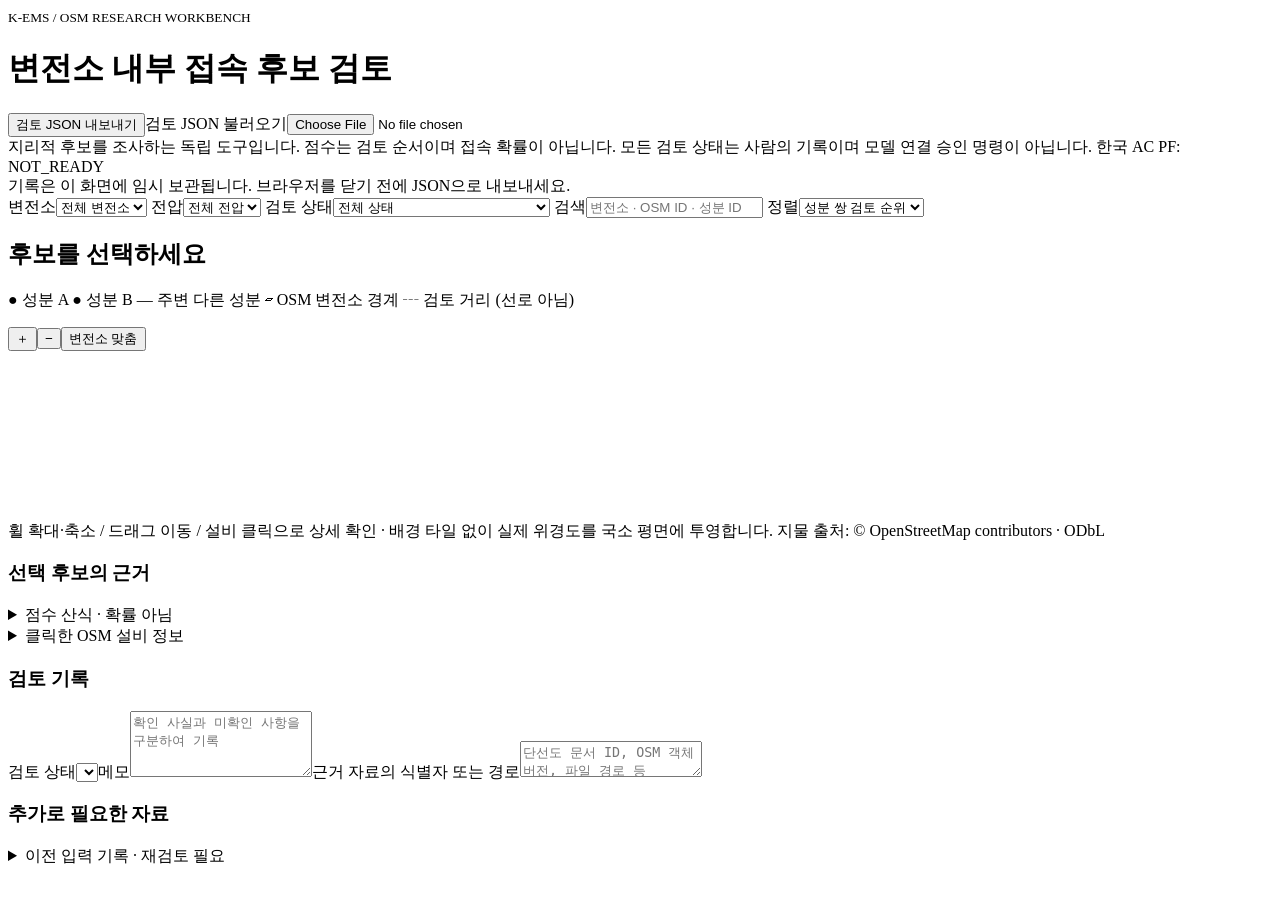
<file: pipelines/kr/review_assets/index.html>
<!doctype html>
<html lang="ko"><head><meta charset="utf-8"><meta name="viewport" content="width=device-width, initial-scale=1">
<meta http-equiv="Content-Security-Policy" content="default-src 'none'; script-src 'unsafe-inline'; style-src 'unsafe-inline'; connect-src 'none'; object-src 'none'; base-uri 'none'; form-action 'none'">
<title>K-EMS · 한국 OSM 접속 후보 검토</title><style>__REVIEW_CSS__</style></head>
<body>
<header><div><small>K-EMS / OSM RESEARCH WORKBENCH</small><h1>변전소 내부 접속 후보 검토</h1><p id="summary"></p></div><div class="actions"><button id="export">검토 JSON 내보내기</button><label class="button">검토 JSON 불러오기<input id="import" type="file" accept=".json,application/json"></label></div></header>
<div class="notice">지리적 후보를 조사하는 독립 도구입니다. 점수는 검토 순서이며 접속 확률이 아닙니다. 모든 검토 상태는 사람의 기록이며 모델 연결 승인 명령이 아닙니다. 한국 AC PF: NOT_READY</div>
<div id="message" role="status" aria-live="polite">기록은 이 화면에 임시 보관됩니다. 브라우저를 닫기 전에 JSON으로 내보내세요.</div>
<main><aside><div class="filters">
<label>변전소<select id="station-filter"><option value="">전체 변전소</option></select></label>
<label>전압<select id="voltage-filter"><option value="">전체 전압</option></select></label>
<label>검토 상태<select id="status-filter"><option value="">전체 상태</option><option value="stale">이전 버전 기록 있음 · 재검토 필요</option></select></label>
<label>검색<input id="search" type="search" placeholder="변전소 · OSM ID · 성분 ID · 모선 ID"></label>
<label>정렬<select id="sort"><option value="pair">성분 쌍 검토 순위</option><option value="priority">후보 점수 높은 순</option><option value="distance">거리 짧은 순</option></select></label>
<div id="list-count"></div></div><div id="candidates" aria-label="검토 후보 목록"></div></aside>
<section class="workspace"><div class="map-heading"><div><h2 id="selection-title">후보를 선택하세요</h2><p class="legend"><span class="cyan">● 성분 A</span> <span class="orange">● 성분 B</span> <span>― 주변 다른 성분</span> <span class="purple">▱ OSM 변전소 경계</span> <span class="red">┄ 검토 거리 (선로 아님)</span></p></div><div class="actions"><button id="zoom-in" aria-label="지도 확대">＋</button><button id="zoom-out" aria-label="지도 축소">−</button><button id="fit">변전소 맞춤</button></div></div>
<svg id="map" role="img" aria-label="선택한 후보의 실제 위경도 지도" tabindex="0"></svg>
<p class="map-help">휠 확대·축소 / 드래그 이동 / 설비 클릭으로 상세 확인 · 배경 타일 없이 실제 위경도를 국소 평면에 투영합니다. 지물 출처: © OpenStreetMap contributors · ODbL</p>
<div class="details-grid"><section><h3>선택 후보의 근거</h3><dl id="facts"></dl><p id="geometry-note"></p><details><summary>점수 산식 · 확률 아님</summary><pre id="score-policy"></pre></details><details><summary>클릭한 OSM 설비 정보</summary><pre id="object-detail">지도에서 모선·선로·변전소를 선택하세요.</pre></details></section>
<section><h3>검토 기록</h3><label>검토 상태<select id="decision-status"></select></label><label>메모<textarea id="notes" rows="4" maxlength="20000" placeholder="확인 사실과 미확인 사항을 구분하여 기록"></textarea></label><label>근거 자료의 식별자 또는 경로<textarea id="sources" rows="2" maxlength="20000" placeholder="단선도 문서 ID, OSM 객체 버전, 파일 경로 등"></textarea></label><p id="draft-note"></p><h3>추가로 필요한 자료</h3><p id="required"></p><details id="stale-panel"><summary id="stale-title">이전 입력 기록 · 재검토 필요</summary><pre id="stale-detail"></pre></details></section></div>
</section></main>
<script id="review-data" type="application/json">__REVIEW_DATA__</script><script>__REVIEW_JS__</script>
</body></html>
</file>
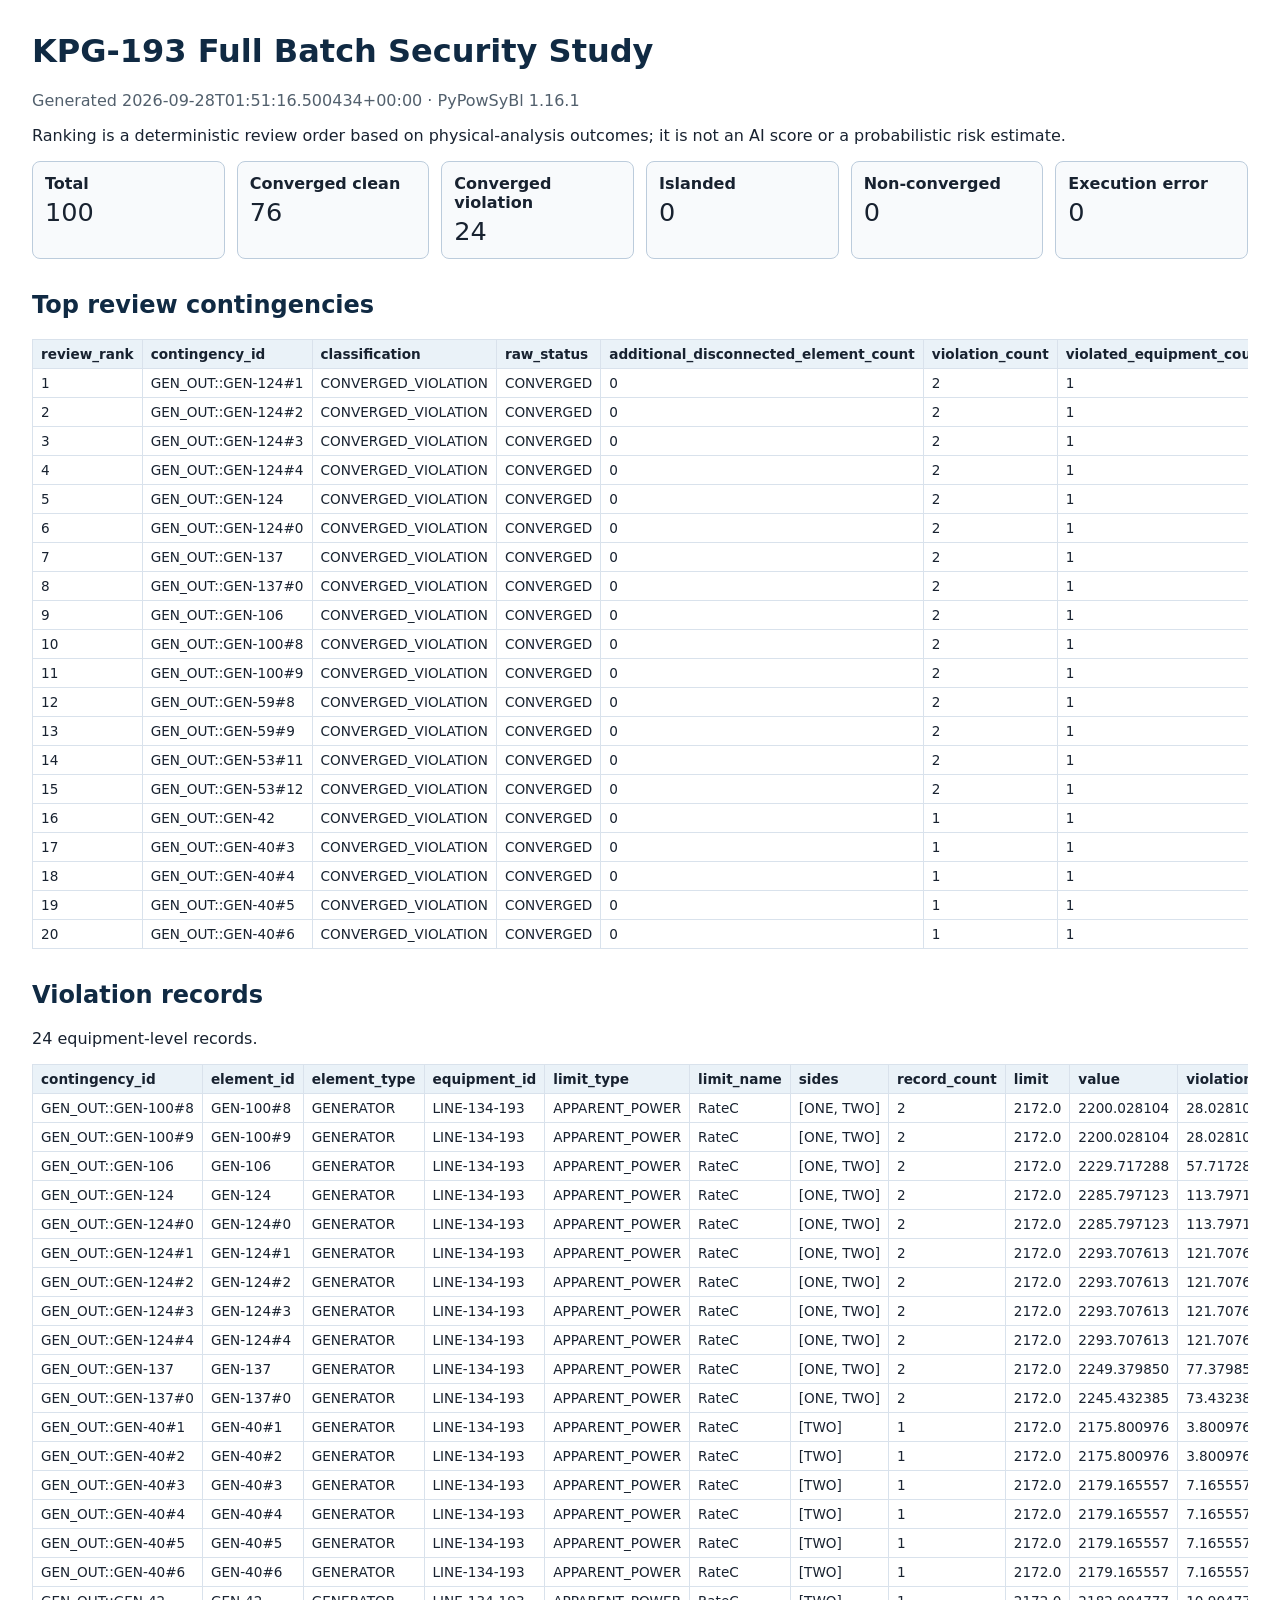
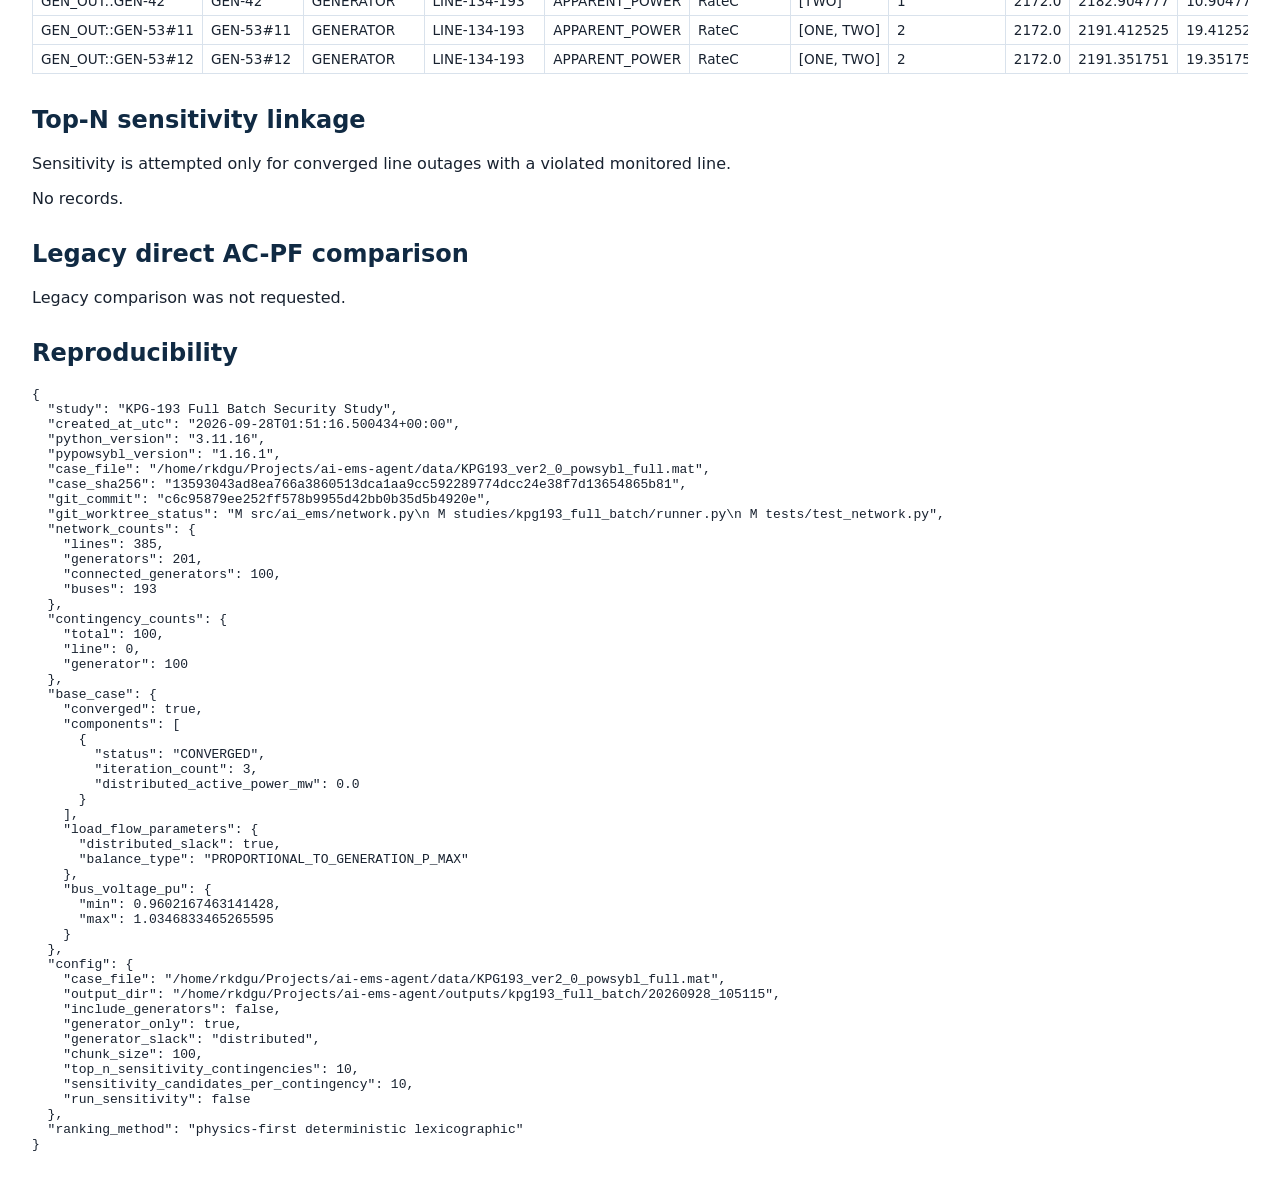
<file: results/kpg193_generator_slack_20260928/distributed/report.html>
<!doctype html>
<html lang="en">
<head>
<meta charset="utf-8">
<meta name="viewport" content="width=device-width, initial-scale=1">
<title>KPG-193 Full Batch Security Study</title>
<style>
body { font-family: system-ui, sans-serif; margin: 2rem; color: #182230; }
h1, h2 { color: #102a43; }
.meta { color: #52606d; }
.cards { display: grid; grid-template-columns: repeat(auto-fit,minmax(150px,1fr)); gap: 12px; }
.card { border: 1px solid #bcccdc; border-radius: 8px; padding: 12px; background: #f8fafc; }
.card strong, .card span { display: block; } .card span { font-size: 1.6rem; margin-top: 4px; }
table { border-collapse: collapse; width: 100%; font-size: .85rem; display: block; overflow-x: auto; }
th, td { border: 1px solid #d9e2ec; padding: 6px 8px; text-align: left; white-space: nowrap; }
th { background: #eaf2f8; } section { margin-top: 2rem; } code { background:#eef2f6; padding:2px 4px; }
</style>
</head>
<body>
<h1>KPG-193 Full Batch Security Study</h1>
<p class="meta">Generated 2026-09-28T01:51:16.500434+00:00 · PyPowSyBl 1.16.1</p>
<p>Ranking is a deterministic review order based on physical-analysis outcomes; it is not an AI score or a probabilistic risk estimate.</p>
<div class="cards"><div class="card"><strong>Total</strong><span>100</span></div><div class="card"><strong>Converged clean</strong><span>76</span></div><div class="card"><strong>Converged violation</strong><span>24</span></div><div class="card"><strong>Islanded</strong><span>0</span></div><div class="card"><strong>Non-converged</strong><span>0</span></div><div class="card"><strong>Execution error</strong><span>0</span></div></div>
<section><h2>Top review contingencies</h2><table class="dataframe">
  <thead>
    <tr style="text-align: right;">
      <th>review_rank</th>
      <th>contingency_id</th>
      <th>classification</th>
      <th>raw_status</th>
      <th>additional_disconnected_element_count</th>
      <th>violation_count</th>
      <th>violated_equipment_count</th>
      <th>max_loading_percent</th>
      <th>min_voltage_pu</th>
      <th>primary_violation_equipment_id</th>
      <th>error</th>
    </tr>
  </thead>
  <tbody>
    <tr>
      <td>1</td>
      <td>GEN_OUT::GEN-124#1</td>
      <td>CONVERGED_VIOLATION</td>
      <td>CONVERGED</td>
      <td>0</td>
      <td>2</td>
      <td>1</td>
      <td>105.603481</td>
      <td>0.959318</td>
      <td>LINE-134-193</td>
      <td>None</td>
    </tr>
    <tr>
      <td>2</td>
      <td>GEN_OUT::GEN-124#2</td>
      <td>CONVERGED_VIOLATION</td>
      <td>CONVERGED</td>
      <td>0</td>
      <td>2</td>
      <td>1</td>
      <td>105.603481</td>
      <td>0.959318</td>
      <td>LINE-134-193</td>
      <td>None</td>
    </tr>
    <tr>
      <td>3</td>
      <td>GEN_OUT::GEN-124#3</td>
      <td>CONVERGED_VIOLATION</td>
      <td>CONVERGED</td>
      <td>0</td>
      <td>2</td>
      <td>1</td>
      <td>105.603481</td>
      <td>0.959318</td>
      <td>LINE-134-193</td>
      <td>None</td>
    </tr>
    <tr>
      <td>4</td>
      <td>GEN_OUT::GEN-124#4</td>
      <td>CONVERGED_VIOLATION</td>
      <td>CONVERGED</td>
      <td>0</td>
      <td>2</td>
      <td>1</td>
      <td>105.603481</td>
      <td>0.959318</td>
      <td>LINE-134-193</td>
      <td>None</td>
    </tr>
    <tr>
      <td>5</td>
      <td>GEN_OUT::GEN-124</td>
      <td>CONVERGED_VIOLATION</td>
      <td>CONVERGED</td>
      <td>0</td>
      <td>2</td>
      <td>1</td>
      <td>105.239278</td>
      <td>0.959365</td>
      <td>LINE-134-193</td>
      <td>None</td>
    </tr>
    <tr>
      <td>6</td>
      <td>GEN_OUT::GEN-124#0</td>
      <td>CONVERGED_VIOLATION</td>
      <td>CONVERGED</td>
      <td>0</td>
      <td>2</td>
      <td>1</td>
      <td>105.239278</td>
      <td>0.959365</td>
      <td>LINE-134-193</td>
      <td>None</td>
    </tr>
    <tr>
      <td>7</td>
      <td>GEN_OUT::GEN-137</td>
      <td>CONVERGED_VIOLATION</td>
      <td>CONVERGED</td>
      <td>0</td>
      <td>2</td>
      <td>1</td>
      <td>103.562608</td>
      <td>0.959981</td>
      <td>LINE-134-193</td>
      <td>None</td>
    </tr>
    <tr>
      <td>8</td>
      <td>GEN_OUT::GEN-137#0</td>
      <td>CONVERGED_VIOLATION</td>
      <td>CONVERGED</td>
      <td>0</td>
      <td>2</td>
      <td>1</td>
      <td>103.380865</td>
      <td>0.959990</td>
      <td>LINE-134-193</td>
      <td>None</td>
    </tr>
    <tr>
      <td>9</td>
      <td>GEN_OUT::GEN-106</td>
      <td>CONVERGED_VIOLATION</td>
      <td>CONVERGED</td>
      <td>0</td>
      <td>2</td>
      <td>1</td>
      <td>102.657334</td>
      <td>0.959016</td>
      <td>LINE-134-193</td>
      <td>None</td>
    </tr>
    <tr>
      <td>10</td>
      <td>GEN_OUT::GEN-100#8</td>
      <td>CONVERGED_VIOLATION</td>
      <td>CONVERGED</td>
      <td>0</td>
      <td>2</td>
      <td>1</td>
      <td>101.290428</td>
      <td>0.958808</td>
      <td>LINE-134-193</td>
      <td>None</td>
    </tr>
    <tr>
      <td>11</td>
      <td>GEN_OUT::GEN-100#9</td>
      <td>CONVERGED_VIOLATION</td>
      <td>CONVERGED</td>
      <td>0</td>
      <td>2</td>
      <td>1</td>
      <td>101.290428</td>
      <td>0.958808</td>
      <td>LINE-134-193</td>
      <td>None</td>
    </tr>
    <tr>
      <td>12</td>
      <td>GEN_OUT::GEN-59#8</td>
      <td>CONVERGED_VIOLATION</td>
      <td>CONVERGED</td>
      <td>0</td>
      <td>2</td>
      <td>1</td>
      <td>100.932986</td>
      <td>0.958595</td>
      <td>LINE-134-193</td>
      <td>None</td>
    </tr>
    <tr>
      <td>13</td>
      <td>GEN_OUT::GEN-59#9</td>
      <td>CONVERGED_VIOLATION</td>
      <td>CONVERGED</td>
      <td>0</td>
      <td>2</td>
      <td>1</td>
      <td>100.932986</td>
      <td>0.958595</td>
      <td>LINE-134-193</td>
      <td>None</td>
    </tr>
    <tr>
      <td>14</td>
      <td>GEN_OUT::GEN-53#11</td>
      <td>CONVERGED_VIOLATION</td>
      <td>CONVERGED</td>
      <td>0</td>
      <td>2</td>
      <td>1</td>
      <td>100.893763</td>
      <td>0.958607</td>
      <td>LINE-134-193</td>
      <td>None</td>
    </tr>
    <tr>
      <td>15</td>
      <td>GEN_OUT::GEN-53#12</td>
      <td>CONVERGED_VIOLATION</td>
      <td>CONVERGED</td>
      <td>0</td>
      <td>2</td>
      <td>1</td>
      <td>100.890965</td>
      <td>0.958609</td>
      <td>LINE-134-193</td>
      <td>None</td>
    </tr>
    <tr>
      <td>16</td>
      <td>GEN_OUT::GEN-42</td>
      <td>CONVERGED_VIOLATION</td>
      <td>CONVERGED</td>
      <td>0</td>
      <td>1</td>
      <td>1</td>
      <td>100.502062</td>
      <td>0.956042</td>
      <td>LINE-134-193</td>
      <td>None</td>
    </tr>
    <tr>
      <td>17</td>
      <td>GEN_OUT::GEN-40#3</td>
      <td>CONVERGED_VIOLATION</td>
      <td>CONVERGED</td>
      <td>0</td>
      <td>1</td>
      <td>1</td>
      <td>100.329906</td>
      <td>0.958520</td>
      <td>LINE-134-193</td>
      <td>None</td>
    </tr>
    <tr>
      <td>18</td>
      <td>GEN_OUT::GEN-40#4</td>
      <td>CONVERGED_VIOLATION</td>
      <td>CONVERGED</td>
      <td>0</td>
      <td>1</td>
      <td>1</td>
      <td>100.329906</td>
      <td>0.958520</td>
      <td>LINE-134-193</td>
      <td>None</td>
    </tr>
    <tr>
      <td>19</td>
      <td>GEN_OUT::GEN-40#5</td>
      <td>CONVERGED_VIOLATION</td>
      <td>CONVERGED</td>
      <td>0</td>
      <td>1</td>
      <td>1</td>
      <td>100.329906</td>
      <td>0.958520</td>
      <td>LINE-134-193</td>
      <td>None</td>
    </tr>
    <tr>
      <td>20</td>
      <td>GEN_OUT::GEN-40#6</td>
      <td>CONVERGED_VIOLATION</td>
      <td>CONVERGED</td>
      <td>0</td>
      <td>1</td>
      <td>1</td>
      <td>100.329906</td>
      <td>0.958520</td>
      <td>LINE-134-193</td>
      <td>None</td>
    </tr>
  </tbody>
</table></section>
<section><h2>Violation records</h2><p>24 equipment-level records.</p><table class="dataframe">
  <thead>
    <tr style="text-align: right;">
      <th>contingency_id</th>
      <th>element_id</th>
      <th>element_type</th>
      <th>equipment_id</th>
      <th>limit_type</th>
      <th>limit_name</th>
      <th>sides</th>
      <th>record_count</th>
      <th>limit</th>
      <th>value</th>
      <th>violation_amount</th>
      <th>relative_violation</th>
      <th>loading_percent</th>
    </tr>
  </thead>
  <tbody>
    <tr>
      <td>GEN_OUT::GEN-100#8</td>
      <td>GEN-100#8</td>
      <td>GENERATOR</td>
      <td>LINE-134-193</td>
      <td>APPARENT_POWER</td>
      <td>RateC</td>
      <td>[ONE, TWO]</td>
      <td>2</td>
      <td>2172.0</td>
      <td>2200.028104</td>
      <td>28.028104</td>
      <td>0.012904</td>
      <td>101.290428</td>
    </tr>
    <tr>
      <td>GEN_OUT::GEN-100#9</td>
      <td>GEN-100#9</td>
      <td>GENERATOR</td>
      <td>LINE-134-193</td>
      <td>APPARENT_POWER</td>
      <td>RateC</td>
      <td>[ONE, TWO]</td>
      <td>2</td>
      <td>2172.0</td>
      <td>2200.028104</td>
      <td>28.028104</td>
      <td>0.012904</td>
      <td>101.290428</td>
    </tr>
    <tr>
      <td>GEN_OUT::GEN-106</td>
      <td>GEN-106</td>
      <td>GENERATOR</td>
      <td>LINE-134-193</td>
      <td>APPARENT_POWER</td>
      <td>RateC</td>
      <td>[ONE, TWO]</td>
      <td>2</td>
      <td>2172.0</td>
      <td>2229.717288</td>
      <td>57.717288</td>
      <td>0.026573</td>
      <td>102.657334</td>
    </tr>
    <tr>
      <td>GEN_OUT::GEN-124</td>
      <td>GEN-124</td>
      <td>GENERATOR</td>
      <td>LINE-134-193</td>
      <td>APPARENT_POWER</td>
      <td>RateC</td>
      <td>[ONE, TWO]</td>
      <td>2</td>
      <td>2172.0</td>
      <td>2285.797123</td>
      <td>113.797123</td>
      <td>0.052393</td>
      <td>105.239278</td>
    </tr>
    <tr>
      <td>GEN_OUT::GEN-124#0</td>
      <td>GEN-124#0</td>
      <td>GENERATOR</td>
      <td>LINE-134-193</td>
      <td>APPARENT_POWER</td>
      <td>RateC</td>
      <td>[ONE, TWO]</td>
      <td>2</td>
      <td>2172.0</td>
      <td>2285.797123</td>
      <td>113.797123</td>
      <td>0.052393</td>
      <td>105.239278</td>
    </tr>
    <tr>
      <td>GEN_OUT::GEN-124#1</td>
      <td>GEN-124#1</td>
      <td>GENERATOR</td>
      <td>LINE-134-193</td>
      <td>APPARENT_POWER</td>
      <td>RateC</td>
      <td>[ONE, TWO]</td>
      <td>2</td>
      <td>2172.0</td>
      <td>2293.707613</td>
      <td>121.707613</td>
      <td>0.056035</td>
      <td>105.603481</td>
    </tr>
    <tr>
      <td>GEN_OUT::GEN-124#2</td>
      <td>GEN-124#2</td>
      <td>GENERATOR</td>
      <td>LINE-134-193</td>
      <td>APPARENT_POWER</td>
      <td>RateC</td>
      <td>[ONE, TWO]</td>
      <td>2</td>
      <td>2172.0</td>
      <td>2293.707613</td>
      <td>121.707613</td>
      <td>0.056035</td>
      <td>105.603481</td>
    </tr>
    <tr>
      <td>GEN_OUT::GEN-124#3</td>
      <td>GEN-124#3</td>
      <td>GENERATOR</td>
      <td>LINE-134-193</td>
      <td>APPARENT_POWER</td>
      <td>RateC</td>
      <td>[ONE, TWO]</td>
      <td>2</td>
      <td>2172.0</td>
      <td>2293.707613</td>
      <td>121.707613</td>
      <td>0.056035</td>
      <td>105.603481</td>
    </tr>
    <tr>
      <td>GEN_OUT::GEN-124#4</td>
      <td>GEN-124#4</td>
      <td>GENERATOR</td>
      <td>LINE-134-193</td>
      <td>APPARENT_POWER</td>
      <td>RateC</td>
      <td>[ONE, TWO]</td>
      <td>2</td>
      <td>2172.0</td>
      <td>2293.707613</td>
      <td>121.707613</td>
      <td>0.056035</td>
      <td>105.603481</td>
    </tr>
    <tr>
      <td>GEN_OUT::GEN-137</td>
      <td>GEN-137</td>
      <td>GENERATOR</td>
      <td>LINE-134-193</td>
      <td>APPARENT_POWER</td>
      <td>RateC</td>
      <td>[ONE, TWO]</td>
      <td>2</td>
      <td>2172.0</td>
      <td>2249.379850</td>
      <td>77.379850</td>
      <td>0.035626</td>
      <td>103.562608</td>
    </tr>
    <tr>
      <td>GEN_OUT::GEN-137#0</td>
      <td>GEN-137#0</td>
      <td>GENERATOR</td>
      <td>LINE-134-193</td>
      <td>APPARENT_POWER</td>
      <td>RateC</td>
      <td>[ONE, TWO]</td>
      <td>2</td>
      <td>2172.0</td>
      <td>2245.432385</td>
      <td>73.432385</td>
      <td>0.033809</td>
      <td>103.380865</td>
    </tr>
    <tr>
      <td>GEN_OUT::GEN-40#1</td>
      <td>GEN-40#1</td>
      <td>GENERATOR</td>
      <td>LINE-134-193</td>
      <td>APPARENT_POWER</td>
      <td>RateC</td>
      <td>[TWO]</td>
      <td>1</td>
      <td>2172.0</td>
      <td>2175.800976</td>
      <td>3.800976</td>
      <td>0.001750</td>
      <td>100.174999</td>
    </tr>
    <tr>
      <td>GEN_OUT::GEN-40#2</td>
      <td>GEN-40#2</td>
      <td>GENERATOR</td>
      <td>LINE-134-193</td>
      <td>APPARENT_POWER</td>
      <td>RateC</td>
      <td>[TWO]</td>
      <td>1</td>
      <td>2172.0</td>
      <td>2175.800976</td>
      <td>3.800976</td>
      <td>0.001750</td>
      <td>100.174999</td>
    </tr>
    <tr>
      <td>GEN_OUT::GEN-40#3</td>
      <td>GEN-40#3</td>
      <td>GENERATOR</td>
      <td>LINE-134-193</td>
      <td>APPARENT_POWER</td>
      <td>RateC</td>
      <td>[TWO]</td>
      <td>1</td>
      <td>2172.0</td>
      <td>2179.165557</td>
      <td>7.165557</td>
      <td>0.003299</td>
      <td>100.329906</td>
    </tr>
    <tr>
      <td>GEN_OUT::GEN-40#4</td>
      <td>GEN-40#4</td>
      <td>GENERATOR</td>
      <td>LINE-134-193</td>
      <td>APPARENT_POWER</td>
      <td>RateC</td>
      <td>[TWO]</td>
      <td>1</td>
      <td>2172.0</td>
      <td>2179.165557</td>
      <td>7.165557</td>
      <td>0.003299</td>
      <td>100.329906</td>
    </tr>
    <tr>
      <td>GEN_OUT::GEN-40#5</td>
      <td>GEN-40#5</td>
      <td>GENERATOR</td>
      <td>LINE-134-193</td>
      <td>APPARENT_POWER</td>
      <td>RateC</td>
      <td>[TWO]</td>
      <td>1</td>
      <td>2172.0</td>
      <td>2179.165557</td>
      <td>7.165557</td>
      <td>0.003299</td>
      <td>100.329906</td>
    </tr>
    <tr>
      <td>GEN_OUT::GEN-40#6</td>
      <td>GEN-40#6</td>
      <td>GENERATOR</td>
      <td>LINE-134-193</td>
      <td>APPARENT_POWER</td>
      <td>RateC</td>
      <td>[TWO]</td>
      <td>1</td>
      <td>2172.0</td>
      <td>2179.165557</td>
      <td>7.165557</td>
      <td>0.003299</td>
      <td>100.329906</td>
    </tr>
    <tr>
      <td>GEN_OUT::GEN-42</td>
      <td>GEN-42</td>
      <td>GENERATOR</td>
      <td>LINE-134-193</td>
      <td>APPARENT_POWER</td>
      <td>RateC</td>
      <td>[TWO]</td>
      <td>1</td>
      <td>2172.0</td>
      <td>2182.904777</td>
      <td>10.904777</td>
      <td>0.005021</td>
      <td>100.502062</td>
    </tr>
    <tr>
      <td>GEN_OUT::GEN-53#11</td>
      <td>GEN-53#11</td>
      <td>GENERATOR</td>
      <td>LINE-134-193</td>
      <td>APPARENT_POWER</td>
      <td>RateC</td>
      <td>[ONE, TWO]</td>
      <td>2</td>
      <td>2172.0</td>
      <td>2191.412525</td>
      <td>19.412525</td>
      <td>0.008938</td>
      <td>100.893763</td>
    </tr>
    <tr>
      <td>GEN_OUT::GEN-53#12</td>
      <td>GEN-53#12</td>
      <td>GENERATOR</td>
      <td>LINE-134-193</td>
      <td>APPARENT_POWER</td>
      <td>RateC</td>
      <td>[ONE, TWO]</td>
      <td>2</td>
      <td>2172.0</td>
      <td>2191.351751</td>
      <td>19.351751</td>
      <td>0.008910</td>
      <td>100.890965</td>
    </tr>
  </tbody>
</table></section>
<section><h2>Top-N sensitivity linkage</h2><p>Sensitivity is attempted only for converged line outages with a violated monitored line.</p><p>No records.</p></section>
<section><h2>Legacy direct AC-PF comparison</h2><p>Legacy comparison was not requested.</p></section>
<section><h2>Reproducibility</h2><pre>{
  &quot;study&quot;: &quot;KPG-193 Full Batch Security Study&quot;,
  &quot;created_at_utc&quot;: &quot;2026-09-28T01:51:16.500434+00:00&quot;,
  &quot;python_version&quot;: &quot;3.11.16&quot;,
  &quot;pypowsybl_version&quot;: &quot;1.16.1&quot;,
  &quot;case_file&quot;: &quot;/home/rkdgu/Projects/ai-ems-agent/data/KPG193_ver2_0_powsybl_full.mat&quot;,
  &quot;case_sha256&quot;: &quot;13593043ad8ea766a3860513dca1aa9cc592289774dcc24e38f7d13654865b81&quot;,
  &quot;git_commit&quot;: &quot;c6c95879ee252ff578b9955d42bb0b35d5b4920e&quot;,
  &quot;git_worktree_status&quot;: &quot;M src/ai_ems/network.py\n M studies/kpg193_full_batch/runner.py\n M tests/test_network.py&quot;,
  &quot;network_counts&quot;: {
    &quot;lines&quot;: 385,
    &quot;generators&quot;: 201,
    &quot;connected_generators&quot;: 100,
    &quot;buses&quot;: 193
  },
  &quot;contingency_counts&quot;: {
    &quot;total&quot;: 100,
    &quot;line&quot;: 0,
    &quot;generator&quot;: 100
  },
  &quot;base_case&quot;: {
    &quot;converged&quot;: true,
    &quot;components&quot;: [
      {
        &quot;status&quot;: &quot;CONVERGED&quot;,
        &quot;iteration_count&quot;: 3,
        &quot;distributed_active_power_mw&quot;: 0.0
      }
    ],
    &quot;load_flow_parameters&quot;: {
      &quot;distributed_slack&quot;: true,
      &quot;balance_type&quot;: &quot;PROPORTIONAL_TO_GENERATION_P_MAX&quot;
    },
    &quot;bus_voltage_pu&quot;: {
      &quot;min&quot;: 0.9602167463141428,
      &quot;max&quot;: 1.0346833465265595
    }
  },
  &quot;config&quot;: {
    &quot;case_file&quot;: &quot;/home/rkdgu/Projects/ai-ems-agent/data/KPG193_ver2_0_powsybl_full.mat&quot;,
    &quot;output_dir&quot;: &quot;/home/rkdgu/Projects/ai-ems-agent/outputs/kpg193_full_batch/20260928_105115&quot;,
    &quot;include_generators&quot;: false,
    &quot;generator_only&quot;: true,
    &quot;generator_slack&quot;: &quot;distributed&quot;,
    &quot;chunk_size&quot;: 100,
    &quot;top_n_sensitivity_contingencies&quot;: 10,
    &quot;sensitivity_candidates_per_contingency&quot;: 10,
    &quot;run_sensitivity&quot;: false
  },
  &quot;ranking_method&quot;: &quot;physics-first deterministic lexicographic&quot;
}</pre></section>
</body>
</html>
</file>
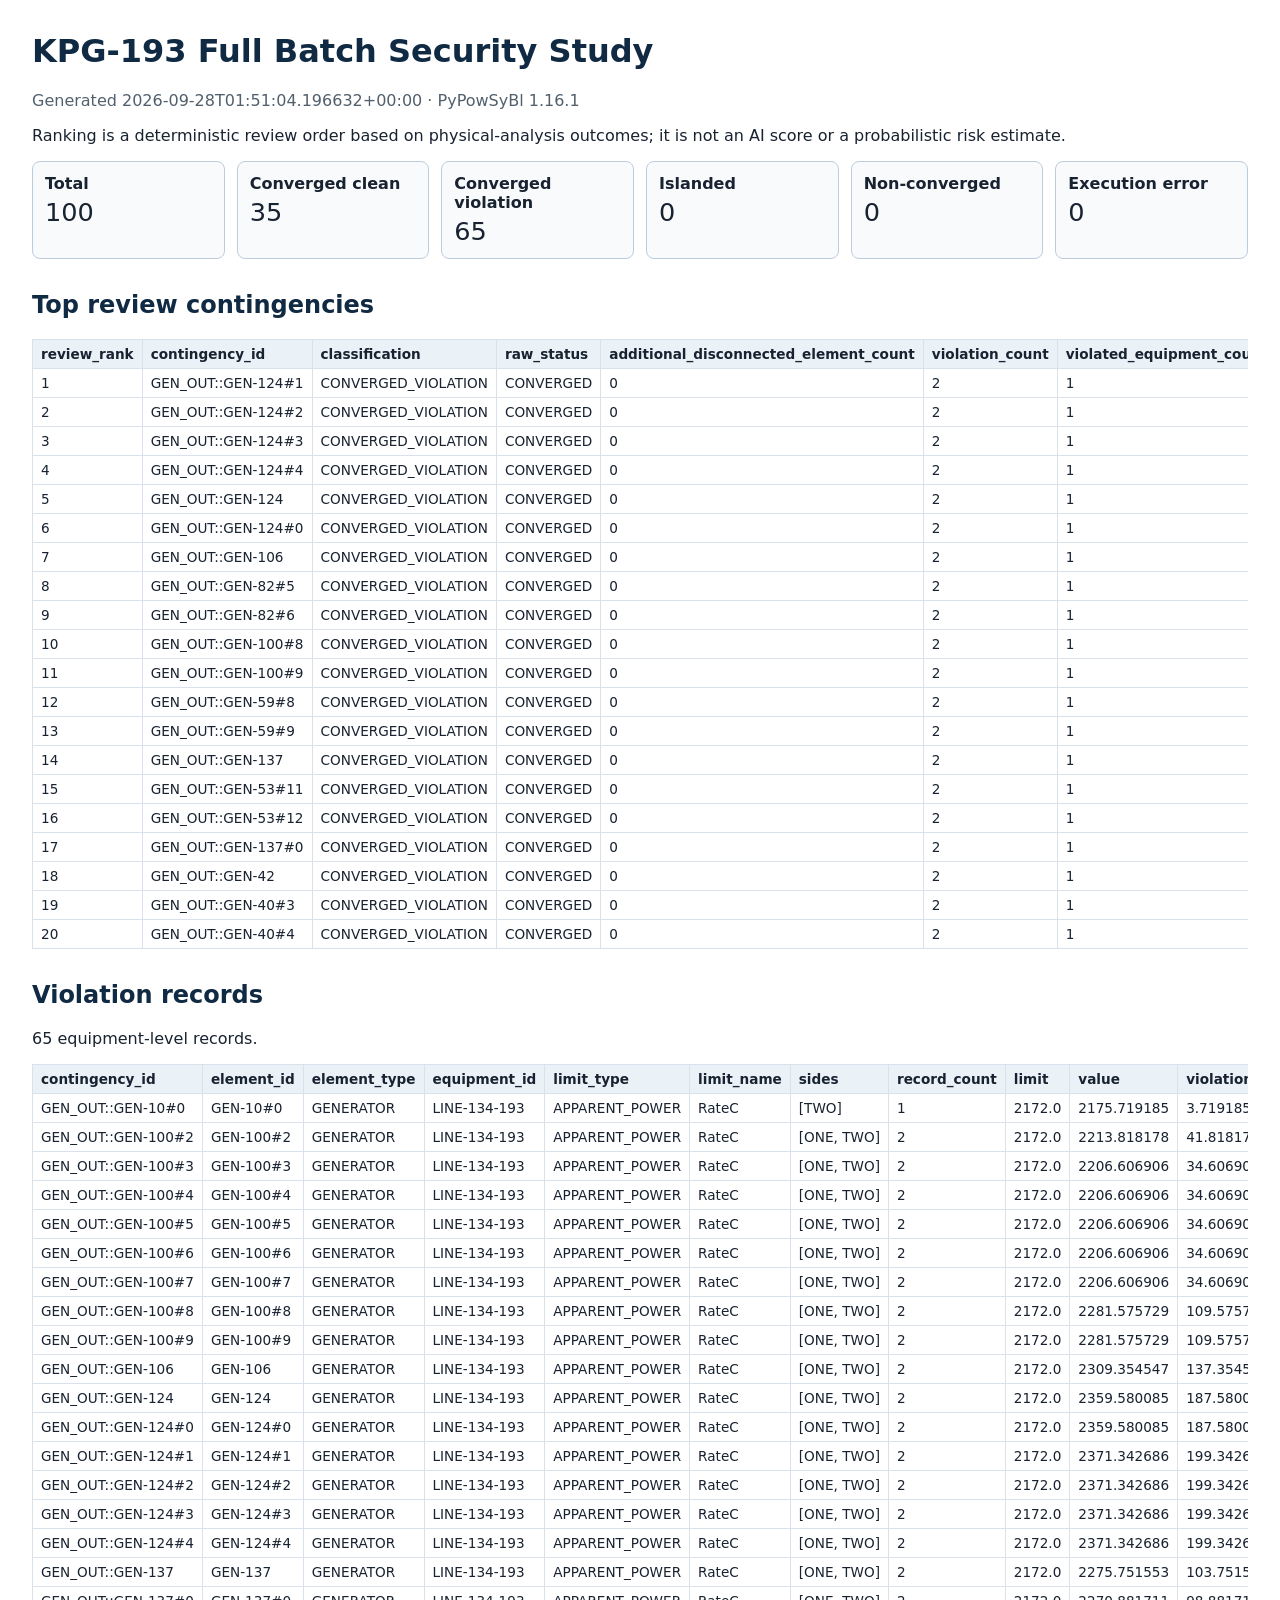
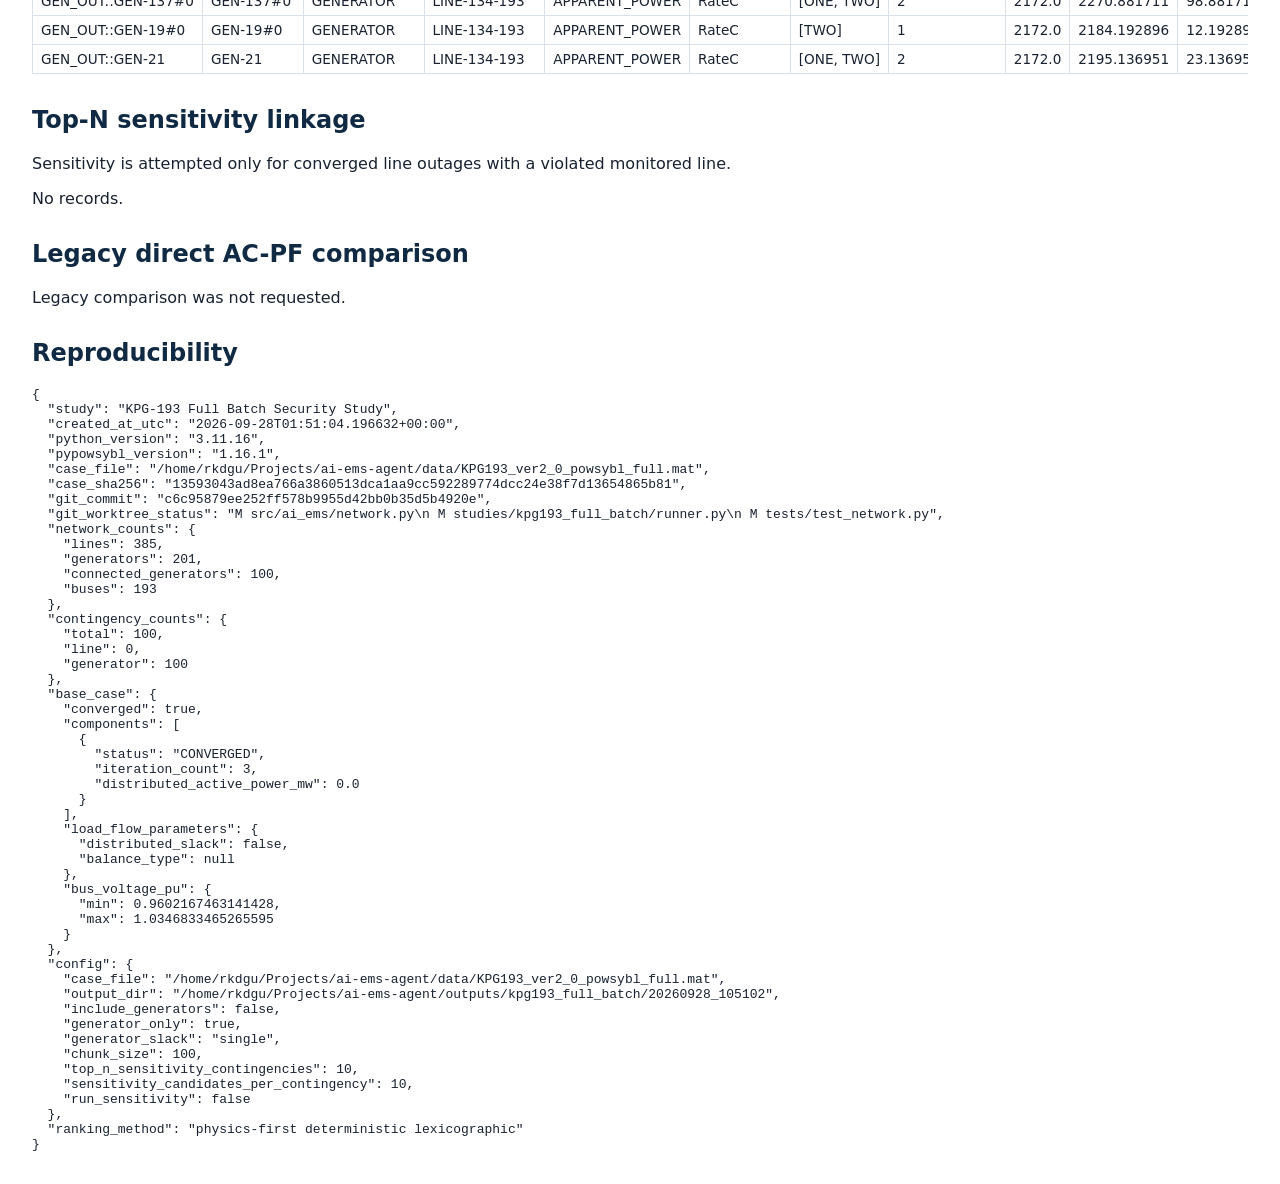
<file: results/kpg193_generator_slack_20260928/single/report.html>
<!doctype html>
<html lang="en">
<head>
<meta charset="utf-8">
<meta name="viewport" content="width=device-width, initial-scale=1">
<title>KPG-193 Full Batch Security Study</title>
<style>
body { font-family: system-ui, sans-serif; margin: 2rem; color: #182230; }
h1, h2 { color: #102a43; }
.meta { color: #52606d; }
.cards { display: grid; grid-template-columns: repeat(auto-fit,minmax(150px,1fr)); gap: 12px; }
.card { border: 1px solid #bcccdc; border-radius: 8px; padding: 12px; background: #f8fafc; }
.card strong, .card span { display: block; } .card span { font-size: 1.6rem; margin-top: 4px; }
table { border-collapse: collapse; width: 100%; font-size: .85rem; display: block; overflow-x: auto; }
th, td { border: 1px solid #d9e2ec; padding: 6px 8px; text-align: left; white-space: nowrap; }
th { background: #eaf2f8; } section { margin-top: 2rem; } code { background:#eef2f6; padding:2px 4px; }
</style>
</head>
<body>
<h1>KPG-193 Full Batch Security Study</h1>
<p class="meta">Generated 2026-09-28T01:51:04.196632+00:00 · PyPowSyBl 1.16.1</p>
<p>Ranking is a deterministic review order based on physical-analysis outcomes; it is not an AI score or a probabilistic risk estimate.</p>
<div class="cards"><div class="card"><strong>Total</strong><span>100</span></div><div class="card"><strong>Converged clean</strong><span>35</span></div><div class="card"><strong>Converged violation</strong><span>65</span></div><div class="card"><strong>Islanded</strong><span>0</span></div><div class="card"><strong>Non-converged</strong><span>0</span></div><div class="card"><strong>Execution error</strong><span>0</span></div></div>
<section><h2>Top review contingencies</h2><table class="dataframe">
  <thead>
    <tr style="text-align: right;">
      <th>review_rank</th>
      <th>contingency_id</th>
      <th>classification</th>
      <th>raw_status</th>
      <th>additional_disconnected_element_count</th>
      <th>violation_count</th>
      <th>violated_equipment_count</th>
      <th>max_loading_percent</th>
      <th>min_voltage_pu</th>
      <th>primary_violation_equipment_id</th>
      <th>error</th>
    </tr>
  </thead>
  <tbody>
    <tr>
      <td>1</td>
      <td>GEN_OUT::GEN-124#1</td>
      <td>CONVERGED_VIOLATION</td>
      <td>CONVERGED</td>
      <td>0</td>
      <td>2</td>
      <td>1</td>
      <td>109.177840</td>
      <td>0.959658</td>
      <td>LINE-134-193</td>
      <td>None</td>
    </tr>
    <tr>
      <td>2</td>
      <td>GEN_OUT::GEN-124#2</td>
      <td>CONVERGED_VIOLATION</td>
      <td>CONVERGED</td>
      <td>0</td>
      <td>2</td>
      <td>1</td>
      <td>109.177840</td>
      <td>0.959658</td>
      <td>LINE-134-193</td>
      <td>None</td>
    </tr>
    <tr>
      <td>3</td>
      <td>GEN_OUT::GEN-124#3</td>
      <td>CONVERGED_VIOLATION</td>
      <td>CONVERGED</td>
      <td>0</td>
      <td>2</td>
      <td>1</td>
      <td>109.177840</td>
      <td>0.959658</td>
      <td>LINE-134-193</td>
      <td>None</td>
    </tr>
    <tr>
      <td>4</td>
      <td>GEN_OUT::GEN-124#4</td>
      <td>CONVERGED_VIOLATION</td>
      <td>CONVERGED</td>
      <td>0</td>
      <td>2</td>
      <td>1</td>
      <td>109.177840</td>
      <td>0.959658</td>
      <td>LINE-134-193</td>
      <td>None</td>
    </tr>
    <tr>
      <td>5</td>
      <td>GEN_OUT::GEN-124</td>
      <td>CONVERGED_VIOLATION</td>
      <td>CONVERGED</td>
      <td>0</td>
      <td>2</td>
      <td>1</td>
      <td>108.636284</td>
      <td>0.959687</td>
      <td>LINE-134-193</td>
      <td>None</td>
    </tr>
    <tr>
      <td>6</td>
      <td>GEN_OUT::GEN-124#0</td>
      <td>CONVERGED_VIOLATION</td>
      <td>CONVERGED</td>
      <td>0</td>
      <td>2</td>
      <td>1</td>
      <td>108.636284</td>
      <td>0.959687</td>
      <td>LINE-134-193</td>
      <td>None</td>
    </tr>
    <tr>
      <td>7</td>
      <td>GEN_OUT::GEN-106</td>
      <td>CONVERGED_VIOLATION</td>
      <td>CONVERGED</td>
      <td>0</td>
      <td>2</td>
      <td>1</td>
      <td>106.323874</td>
      <td>0.959343</td>
      <td>LINE-134-193</td>
      <td>None</td>
    </tr>
    <tr>
      <td>8</td>
      <td>GEN_OUT::GEN-82#5</td>
      <td>CONVERGED_VIOLATION</td>
      <td>CONVERGED</td>
      <td>0</td>
      <td>2</td>
      <td>1</td>
      <td>105.103368</td>
      <td>0.963254</td>
      <td>LINE-134-193</td>
      <td>None</td>
    </tr>
    <tr>
      <td>9</td>
      <td>GEN_OUT::GEN-82#6</td>
      <td>CONVERGED_VIOLATION</td>
      <td>CONVERGED</td>
      <td>0</td>
      <td>2</td>
      <td>1</td>
      <td>105.103368</td>
      <td>0.963254</td>
      <td>LINE-134-193</td>
      <td>None</td>
    </tr>
    <tr>
      <td>10</td>
      <td>GEN_OUT::GEN-100#8</td>
      <td>CONVERGED_VIOLATION</td>
      <td>CONVERGED</td>
      <td>0</td>
      <td>2</td>
      <td>1</td>
      <td>105.044923</td>
      <td>0.959136</td>
      <td>LINE-134-193</td>
      <td>None</td>
    </tr>
    <tr>
      <td>11</td>
      <td>GEN_OUT::GEN-100#9</td>
      <td>CONVERGED_VIOLATION</td>
      <td>CONVERGED</td>
      <td>0</td>
      <td>2</td>
      <td>1</td>
      <td>105.044923</td>
      <td>0.959136</td>
      <td>LINE-134-193</td>
      <td>None</td>
    </tr>
    <tr>
      <td>12</td>
      <td>GEN_OUT::GEN-59#8</td>
      <td>CONVERGED_VIOLATION</td>
      <td>CONVERGED</td>
      <td>0</td>
      <td>2</td>
      <td>1</td>
      <td>104.818421</td>
      <td>0.958925</td>
      <td>LINE-134-193</td>
      <td>None</td>
    </tr>
    <tr>
      <td>13</td>
      <td>GEN_OUT::GEN-59#9</td>
      <td>CONVERGED_VIOLATION</td>
      <td>CONVERGED</td>
      <td>0</td>
      <td>2</td>
      <td>1</td>
      <td>104.818421</td>
      <td>0.958925</td>
      <td>LINE-134-193</td>
      <td>None</td>
    </tr>
    <tr>
      <td>14</td>
      <td>GEN_OUT::GEN-137</td>
      <td>CONVERGED_VIOLATION</td>
      <td>CONVERGED</td>
      <td>0</td>
      <td>2</td>
      <td>1</td>
      <td>104.776775</td>
      <td>0.960097</td>
      <td>LINE-134-193</td>
      <td>None</td>
    </tr>
    <tr>
      <td>15</td>
      <td>GEN_OUT::GEN-53#11</td>
      <td>CONVERGED_VIOLATION</td>
      <td>CONVERGED</td>
      <td>0</td>
      <td>2</td>
      <td>1</td>
      <td>104.721419</td>
      <td>0.958932</td>
      <td>LINE-134-193</td>
      <td>None</td>
    </tr>
    <tr>
      <td>16</td>
      <td>GEN_OUT::GEN-53#12</td>
      <td>CONVERGED_VIOLATION</td>
      <td>CONVERGED</td>
      <td>0</td>
      <td>2</td>
      <td>1</td>
      <td>104.714131</td>
      <td>0.958934</td>
      <td>LINE-134-193</td>
      <td>None</td>
    </tr>
    <tr>
      <td>17</td>
      <td>GEN_OUT::GEN-137#0</td>
      <td>CONVERGED_VIOLATION</td>
      <td>CONVERGED</td>
      <td>0</td>
      <td>2</td>
      <td>1</td>
      <td>104.552565</td>
      <td>0.960101</td>
      <td>LINE-134-193</td>
      <td>None</td>
    </tr>
    <tr>
      <td>18</td>
      <td>GEN_OUT::GEN-42</td>
      <td>CONVERGED_VIOLATION</td>
      <td>CONVERGED</td>
      <td>0</td>
      <td>2</td>
      <td>1</td>
      <td>104.425159</td>
      <td>0.956399</td>
      <td>LINE-134-193</td>
      <td>None</td>
    </tr>
    <tr>
      <td>19</td>
      <td>GEN_OUT::GEN-40#3</td>
      <td>CONVERGED_VIOLATION</td>
      <td>CONVERGED</td>
      <td>0</td>
      <td>2</td>
      <td>1</td>
      <td>103.653854</td>
      <td>0.958802</td>
      <td>LINE-134-193</td>
      <td>None</td>
    </tr>
    <tr>
      <td>20</td>
      <td>GEN_OUT::GEN-40#4</td>
      <td>CONVERGED_VIOLATION</td>
      <td>CONVERGED</td>
      <td>0</td>
      <td>2</td>
      <td>1</td>
      <td>103.653854</td>
      <td>0.958802</td>
      <td>LINE-134-193</td>
      <td>None</td>
    </tr>
  </tbody>
</table></section>
<section><h2>Violation records</h2><p>65 equipment-level records.</p><table class="dataframe">
  <thead>
    <tr style="text-align: right;">
      <th>contingency_id</th>
      <th>element_id</th>
      <th>element_type</th>
      <th>equipment_id</th>
      <th>limit_type</th>
      <th>limit_name</th>
      <th>sides</th>
      <th>record_count</th>
      <th>limit</th>
      <th>value</th>
      <th>violation_amount</th>
      <th>relative_violation</th>
      <th>loading_percent</th>
    </tr>
  </thead>
  <tbody>
    <tr>
      <td>GEN_OUT::GEN-10#0</td>
      <td>GEN-10#0</td>
      <td>GENERATOR</td>
      <td>LINE-134-193</td>
      <td>APPARENT_POWER</td>
      <td>RateC</td>
      <td>[TWO]</td>
      <td>1</td>
      <td>2172.0</td>
      <td>2175.719185</td>
      <td>3.719185</td>
      <td>0.001712</td>
      <td>100.171233</td>
    </tr>
    <tr>
      <td>GEN_OUT::GEN-100#2</td>
      <td>GEN-100#2</td>
      <td>GENERATOR</td>
      <td>LINE-134-193</td>
      <td>APPARENT_POWER</td>
      <td>RateC</td>
      <td>[ONE, TWO]</td>
      <td>2</td>
      <td>2172.0</td>
      <td>2213.818178</td>
      <td>41.818178</td>
      <td>0.019253</td>
      <td>101.925330</td>
    </tr>
    <tr>
      <td>GEN_OUT::GEN-100#3</td>
      <td>GEN-100#3</td>
      <td>GENERATOR</td>
      <td>LINE-134-193</td>
      <td>APPARENT_POWER</td>
      <td>RateC</td>
      <td>[ONE, TWO]</td>
      <td>2</td>
      <td>2172.0</td>
      <td>2206.606906</td>
      <td>34.606906</td>
      <td>0.015933</td>
      <td>101.593320</td>
    </tr>
    <tr>
      <td>GEN_OUT::GEN-100#4</td>
      <td>GEN-100#4</td>
      <td>GENERATOR</td>
      <td>LINE-134-193</td>
      <td>APPARENT_POWER</td>
      <td>RateC</td>
      <td>[ONE, TWO]</td>
      <td>2</td>
      <td>2172.0</td>
      <td>2206.606906</td>
      <td>34.606906</td>
      <td>0.015933</td>
      <td>101.593320</td>
    </tr>
    <tr>
      <td>GEN_OUT::GEN-100#5</td>
      <td>GEN-100#5</td>
      <td>GENERATOR</td>
      <td>LINE-134-193</td>
      <td>APPARENT_POWER</td>
      <td>RateC</td>
      <td>[ONE, TWO]</td>
      <td>2</td>
      <td>2172.0</td>
      <td>2206.606906</td>
      <td>34.606906</td>
      <td>0.015933</td>
      <td>101.593320</td>
    </tr>
    <tr>
      <td>GEN_OUT::GEN-100#6</td>
      <td>GEN-100#6</td>
      <td>GENERATOR</td>
      <td>LINE-134-193</td>
      <td>APPARENT_POWER</td>
      <td>RateC</td>
      <td>[ONE, TWO]</td>
      <td>2</td>
      <td>2172.0</td>
      <td>2206.606906</td>
      <td>34.606906</td>
      <td>0.015933</td>
      <td>101.593320</td>
    </tr>
    <tr>
      <td>GEN_OUT::GEN-100#7</td>
      <td>GEN-100#7</td>
      <td>GENERATOR</td>
      <td>LINE-134-193</td>
      <td>APPARENT_POWER</td>
      <td>RateC</td>
      <td>[ONE, TWO]</td>
      <td>2</td>
      <td>2172.0</td>
      <td>2206.606906</td>
      <td>34.606906</td>
      <td>0.015933</td>
      <td>101.593320</td>
    </tr>
    <tr>
      <td>GEN_OUT::GEN-100#8</td>
      <td>GEN-100#8</td>
      <td>GENERATOR</td>
      <td>LINE-134-193</td>
      <td>APPARENT_POWER</td>
      <td>RateC</td>
      <td>[ONE, TWO]</td>
      <td>2</td>
      <td>2172.0</td>
      <td>2281.575729</td>
      <td>109.575729</td>
      <td>0.050449</td>
      <td>105.044923</td>
    </tr>
    <tr>
      <td>GEN_OUT::GEN-100#9</td>
      <td>GEN-100#9</td>
      <td>GENERATOR</td>
      <td>LINE-134-193</td>
      <td>APPARENT_POWER</td>
      <td>RateC</td>
      <td>[ONE, TWO]</td>
      <td>2</td>
      <td>2172.0</td>
      <td>2281.575729</td>
      <td>109.575729</td>
      <td>0.050449</td>
      <td>105.044923</td>
    </tr>
    <tr>
      <td>GEN_OUT::GEN-106</td>
      <td>GEN-106</td>
      <td>GENERATOR</td>
      <td>LINE-134-193</td>
      <td>APPARENT_POWER</td>
      <td>RateC</td>
      <td>[ONE, TWO]</td>
      <td>2</td>
      <td>2172.0</td>
      <td>2309.354547</td>
      <td>137.354547</td>
      <td>0.063239</td>
      <td>106.323874</td>
    </tr>
    <tr>
      <td>GEN_OUT::GEN-124</td>
      <td>GEN-124</td>
      <td>GENERATOR</td>
      <td>LINE-134-193</td>
      <td>APPARENT_POWER</td>
      <td>RateC</td>
      <td>[ONE, TWO]</td>
      <td>2</td>
      <td>2172.0</td>
      <td>2359.580085</td>
      <td>187.580085</td>
      <td>0.086363</td>
      <td>108.636284</td>
    </tr>
    <tr>
      <td>GEN_OUT::GEN-124#0</td>
      <td>GEN-124#0</td>
      <td>GENERATOR</td>
      <td>LINE-134-193</td>
      <td>APPARENT_POWER</td>
      <td>RateC</td>
      <td>[ONE, TWO]</td>
      <td>2</td>
      <td>2172.0</td>
      <td>2359.580085</td>
      <td>187.580085</td>
      <td>0.086363</td>
      <td>108.636284</td>
    </tr>
    <tr>
      <td>GEN_OUT::GEN-124#1</td>
      <td>GEN-124#1</td>
      <td>GENERATOR</td>
      <td>LINE-134-193</td>
      <td>APPARENT_POWER</td>
      <td>RateC</td>
      <td>[ONE, TWO]</td>
      <td>2</td>
      <td>2172.0</td>
      <td>2371.342686</td>
      <td>199.342686</td>
      <td>0.091778</td>
      <td>109.177840</td>
    </tr>
    <tr>
      <td>GEN_OUT::GEN-124#2</td>
      <td>GEN-124#2</td>
      <td>GENERATOR</td>
      <td>LINE-134-193</td>
      <td>APPARENT_POWER</td>
      <td>RateC</td>
      <td>[ONE, TWO]</td>
      <td>2</td>
      <td>2172.0</td>
      <td>2371.342686</td>
      <td>199.342686</td>
      <td>0.091778</td>
      <td>109.177840</td>
    </tr>
    <tr>
      <td>GEN_OUT::GEN-124#3</td>
      <td>GEN-124#3</td>
      <td>GENERATOR</td>
      <td>LINE-134-193</td>
      <td>APPARENT_POWER</td>
      <td>RateC</td>
      <td>[ONE, TWO]</td>
      <td>2</td>
      <td>2172.0</td>
      <td>2371.342686</td>
      <td>199.342686</td>
      <td>0.091778</td>
      <td>109.177840</td>
    </tr>
    <tr>
      <td>GEN_OUT::GEN-124#4</td>
      <td>GEN-124#4</td>
      <td>GENERATOR</td>
      <td>LINE-134-193</td>
      <td>APPARENT_POWER</td>
      <td>RateC</td>
      <td>[ONE, TWO]</td>
      <td>2</td>
      <td>2172.0</td>
      <td>2371.342686</td>
      <td>199.342686</td>
      <td>0.091778</td>
      <td>109.177840</td>
    </tr>
    <tr>
      <td>GEN_OUT::GEN-137</td>
      <td>GEN-137</td>
      <td>GENERATOR</td>
      <td>LINE-134-193</td>
      <td>APPARENT_POWER</td>
      <td>RateC</td>
      <td>[ONE, TWO]</td>
      <td>2</td>
      <td>2172.0</td>
      <td>2275.751553</td>
      <td>103.751553</td>
      <td>0.047768</td>
      <td>104.776775</td>
    </tr>
    <tr>
      <td>GEN_OUT::GEN-137#0</td>
      <td>GEN-137#0</td>
      <td>GENERATOR</td>
      <td>LINE-134-193</td>
      <td>APPARENT_POWER</td>
      <td>RateC</td>
      <td>[ONE, TWO]</td>
      <td>2</td>
      <td>2172.0</td>
      <td>2270.881711</td>
      <td>98.881711</td>
      <td>0.045526</td>
      <td>104.552565</td>
    </tr>
    <tr>
      <td>GEN_OUT::GEN-19#0</td>
      <td>GEN-19#0</td>
      <td>GENERATOR</td>
      <td>LINE-134-193</td>
      <td>APPARENT_POWER</td>
      <td>RateC</td>
      <td>[TWO]</td>
      <td>1</td>
      <td>2172.0</td>
      <td>2184.192896</td>
      <td>12.192896</td>
      <td>0.005614</td>
      <td>100.561367</td>
    </tr>
    <tr>
      <td>GEN_OUT::GEN-21</td>
      <td>GEN-21</td>
      <td>GENERATOR</td>
      <td>LINE-134-193</td>
      <td>APPARENT_POWER</td>
      <td>RateC</td>
      <td>[ONE, TWO]</td>
      <td>2</td>
      <td>2172.0</td>
      <td>2195.136951</td>
      <td>23.136951</td>
      <td>0.010652</td>
      <td>101.065237</td>
    </tr>
  </tbody>
</table></section>
<section><h2>Top-N sensitivity linkage</h2><p>Sensitivity is attempted only for converged line outages with a violated monitored line.</p><p>No records.</p></section>
<section><h2>Legacy direct AC-PF comparison</h2><p>Legacy comparison was not requested.</p></section>
<section><h2>Reproducibility</h2><pre>{
  &quot;study&quot;: &quot;KPG-193 Full Batch Security Study&quot;,
  &quot;created_at_utc&quot;: &quot;2026-09-28T01:51:04.196632+00:00&quot;,
  &quot;python_version&quot;: &quot;3.11.16&quot;,
  &quot;pypowsybl_version&quot;: &quot;1.16.1&quot;,
  &quot;case_file&quot;: &quot;/home/rkdgu/Projects/ai-ems-agent/data/KPG193_ver2_0_powsybl_full.mat&quot;,
  &quot;case_sha256&quot;: &quot;13593043ad8ea766a3860513dca1aa9cc592289774dcc24e38f7d13654865b81&quot;,
  &quot;git_commit&quot;: &quot;c6c95879ee252ff578b9955d42bb0b35d5b4920e&quot;,
  &quot;git_worktree_status&quot;: &quot;M src/ai_ems/network.py\n M studies/kpg193_full_batch/runner.py\n M tests/test_network.py&quot;,
  &quot;network_counts&quot;: {
    &quot;lines&quot;: 385,
    &quot;generators&quot;: 201,
    &quot;connected_generators&quot;: 100,
    &quot;buses&quot;: 193
  },
  &quot;contingency_counts&quot;: {
    &quot;total&quot;: 100,
    &quot;line&quot;: 0,
    &quot;generator&quot;: 100
  },
  &quot;base_case&quot;: {
    &quot;converged&quot;: true,
    &quot;components&quot;: [
      {
        &quot;status&quot;: &quot;CONVERGED&quot;,
        &quot;iteration_count&quot;: 3,
        &quot;distributed_active_power_mw&quot;: 0.0
      }
    ],
    &quot;load_flow_parameters&quot;: {
      &quot;distributed_slack&quot;: false,
      &quot;balance_type&quot;: null
    },
    &quot;bus_voltage_pu&quot;: {
      &quot;min&quot;: 0.9602167463141428,
      &quot;max&quot;: 1.0346833465265595
    }
  },
  &quot;config&quot;: {
    &quot;case_file&quot;: &quot;/home/rkdgu/Projects/ai-ems-agent/data/KPG193_ver2_0_powsybl_full.mat&quot;,
    &quot;output_dir&quot;: &quot;/home/rkdgu/Projects/ai-ems-agent/outputs/kpg193_full_batch/20260928_105102&quot;,
    &quot;include_generators&quot;: false,
    &quot;generator_only&quot;: true,
    &quot;generator_slack&quot;: &quot;single&quot;,
    &quot;chunk_size&quot;: 100,
    &quot;top_n_sensitivity_contingencies&quot;: 10,
    &quot;sensitivity_candidates_per_contingency&quot;: 10,
    &quot;run_sensitivity&quot;: false
  },
  &quot;ranking_method&quot;: &quot;physics-first deterministic lexicographic&quot;
}</pre></section>
</body>
</html>
</file>
